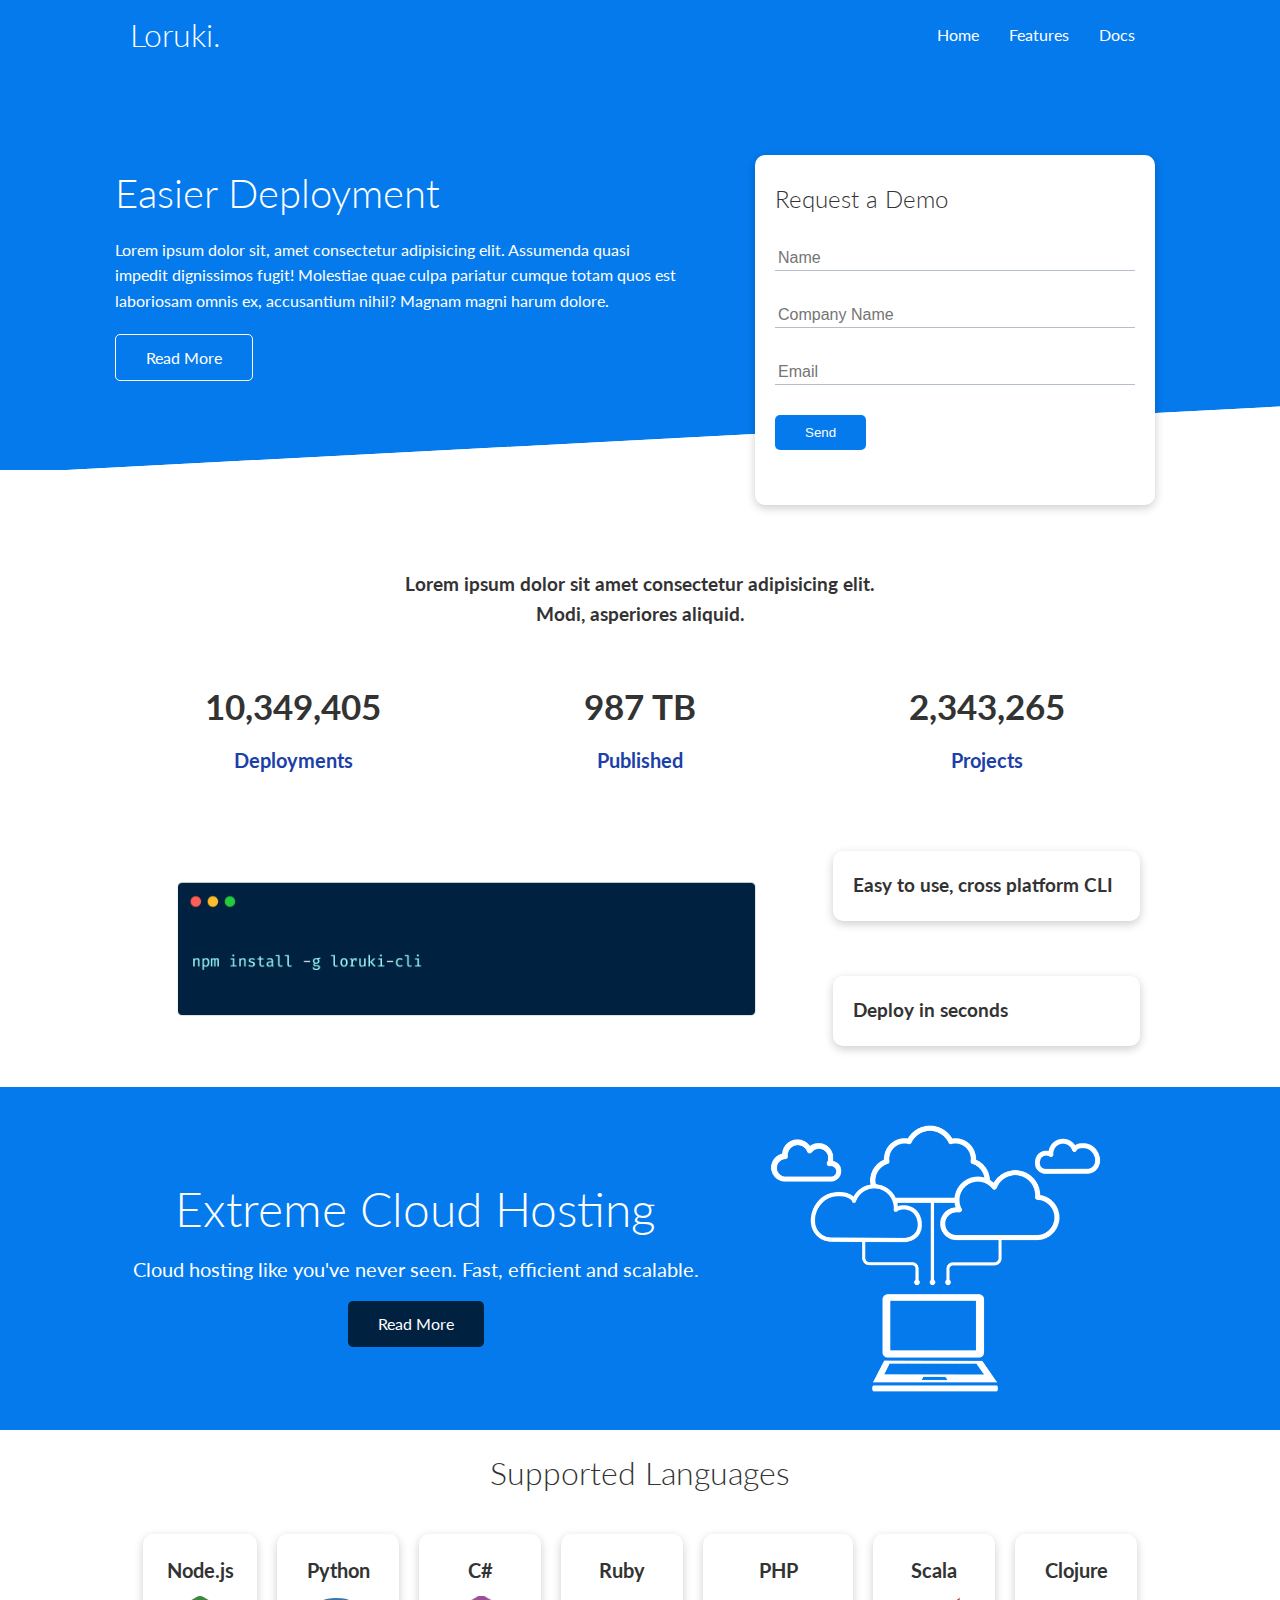
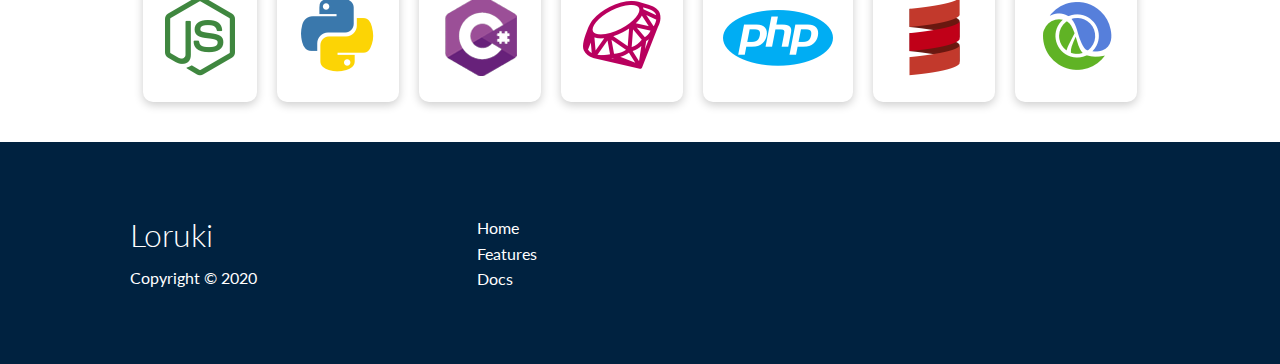
<file: index.html>
<!DOCTYPE html>
<html lang="en">
<head>
    <meta charset="UTF-8">
    <meta name="viewport" content="width=device-width, initial-scale=1.0">
    <link rel="stylesheet" href="css/style.css">
    <link rel="stylesheet" href="css/utilities.css">
    <link rel="stylesheet" href="https://cdnjs.cloudflare.com/ajax/libs/font-awesome/5.15.1/css/all.min.css" integrity="sha512-+4zCK9k+qNFUR5X+cKL9EIR+ZOhtIloNl9GIKS57V1MyNsYpYcUrUeQc9vNfzsWfV28IaLL3i96P9sdNyeRssA==" crossorigin="anonymous" />
    
    <title>Loruki | Clud Hosting For Everyone</title>

</head>
<body>
    <!-- NavBar -->
    <div class="navbar">
     <div class="container flex">
         <h1 class="logo">Loruki.</h1>
         <nav>
             <ul>
                 <li><a href="index.html">Home</a></li>
                 <li><a href="features.html">Features</a></li>
                 <li><a href="docs.html">Docs</a></li>
             </ul>
         </nav>
     </div>   
    </div>
    <!-- Showcase -->
    <section class="showcase">
        <div class="container grid">
          <div class="showcase-text">
              <h1>Easier Deployment</h1>
              <p>Lorem ipsum dolor sit, amet consectetur adipisicing elit. Assumenda quasi impedit dignissimos fugit! Molestiae quae culpa pariatur cumque totam quos est laboriosam omnis ex, accusantium nihil? Magnam magni harum dolore.
              </p>
              <a href="features.html" class="btn btn-outline">Read More</a>
          </div>
          <div class="showcase-form card">
            <h2>Request a Demo</h2>  
            <form>
                <div class="form-control">
                 <input type="text" name="name" placeholder="Name"required>   
                </div>
                <div class="form-control">
                    <input type="text" name="company" placeholder="Company Name" required>   
                   </div>
                   <div class="form-control">
                    <input type="email" name="email" placeholder="Email" required>   
                   </div>
                   <input type="submit" value="Send" class="btn btn-primary">
            </form>
          </div>
        </div>
    </section>
    <!-- Stats -->
    <section class="stats">
        <div class="container">
            <h3 class="stats-heading text-center">
                Lorem ipsum dolor sit amet consectetur adipisicing elit. Modi, asperiores aliquid.
            </h3>
            <div class="grid grid-3 text-center my-4">  
                <div>
                    <i class="fas fa-server fa-3x"></i>
                    <h3>10,349,405</h3>
                    <p class="text-secondary">Deployments</p>
                </div>

                <div>
                    <i class="fas fa-upload fa-3x"></i>
                    <h3>987 TB</h3>
                    <p class="text-secondary">Published</p>   
                </div>
                
                <div>
                    <i class="fas fa-project-diagram fa-3x"></i>
                    <h3>2,343,265</h3>
                    <p class="text-secondary">Projects</p>
                </div>
            </div>
        </div>
    </section>
    <!-- Cli -->
    <section class="cli">
       <div class="container grid">
           <img src="images/cli.png" alt="">
           <div class="card">
               <h3>Easy to use, cross platform CLI</h3>
           </div>
           <div class="card">
            <h3>Deploy in seconds</h3>
            </div>
       </div> 
    </section>
    <!-- Cloud -->
    <section class="cloud bg-primary my-2 py-2">
       <div class="container grid">
           <div class="text-center">
               <h2 class="lg">Extreme Cloud Hosting</h2>
               <p class="lead my-1">Cloud hosting like you've never seen. Fast, efficient and scalable.</p>
               <a href="features.html" class="btn btn-dark">Read More</a>
           </div>
           <img src="images/cloud.png" alt="">
       </div> 
    </section >

    <section class="languages">
        <h2 class= "md text-center my-2">
            Supported Languages
        </h2>
        <div class="container flex">
            <div class="card">
                <h4>Node.js</h4>
                <img src="images/logos/node.png" alt="">
            </div>
            <div class="card">
                <h4>Python</h4>
                <img src="images/logos/python.png" alt="">
            </div>
            <div class="card">
                <h4>C#</h4>
                <img src="images/logos/csharp.png" alt="">
            </div>
            <div class="card">
                <h4>Ruby</h4>
                <img src="images/logos/ruby.png" alt="">
            </div>
            <div class="card">
                <h4>PHP</h4>
                <img src="images/logos/php.png" alt="">
            </div>
            <div class="card">
                <h4>Scala</h4>
                <img src="images/logos/scala.png" alt="">
            </div>
            <div class="card">
                <h4>Clojure</h4>
                <img src="images/logos/clojure.png" alt="">
            </div>
        </div>
    </section>
    <!-- Footer -->
    <footer class="footer bg-dark py-5">
        <div class="container grid grid-3">
            <div>
                <h1>Loruki</h1>
                <p>Copyright &copy; 2020</p>
            </div>
            <nav>
                <ul>
                    <li><a href="index.html">Home</a></li>
                    <li><a href="features.html">Features</a></li>
                    <li><a href="docs.html">Docs</a></li>
                </ul>
            </nav>
            <div class="social">
                <a href="#"><i class="fab fa-github fa-2x"></i></a>
                <a href="#"><i class="fab fa-facebook fa-2x"></i></a>
                <a href="#"><i class="fab fa-instagram fa-2x"></i></a>
                <a href="#"><i class="fab fa-twitter fa-2x"></i></a>
            </div>
        </div>
    </footer>
</body>
</html>
</file>
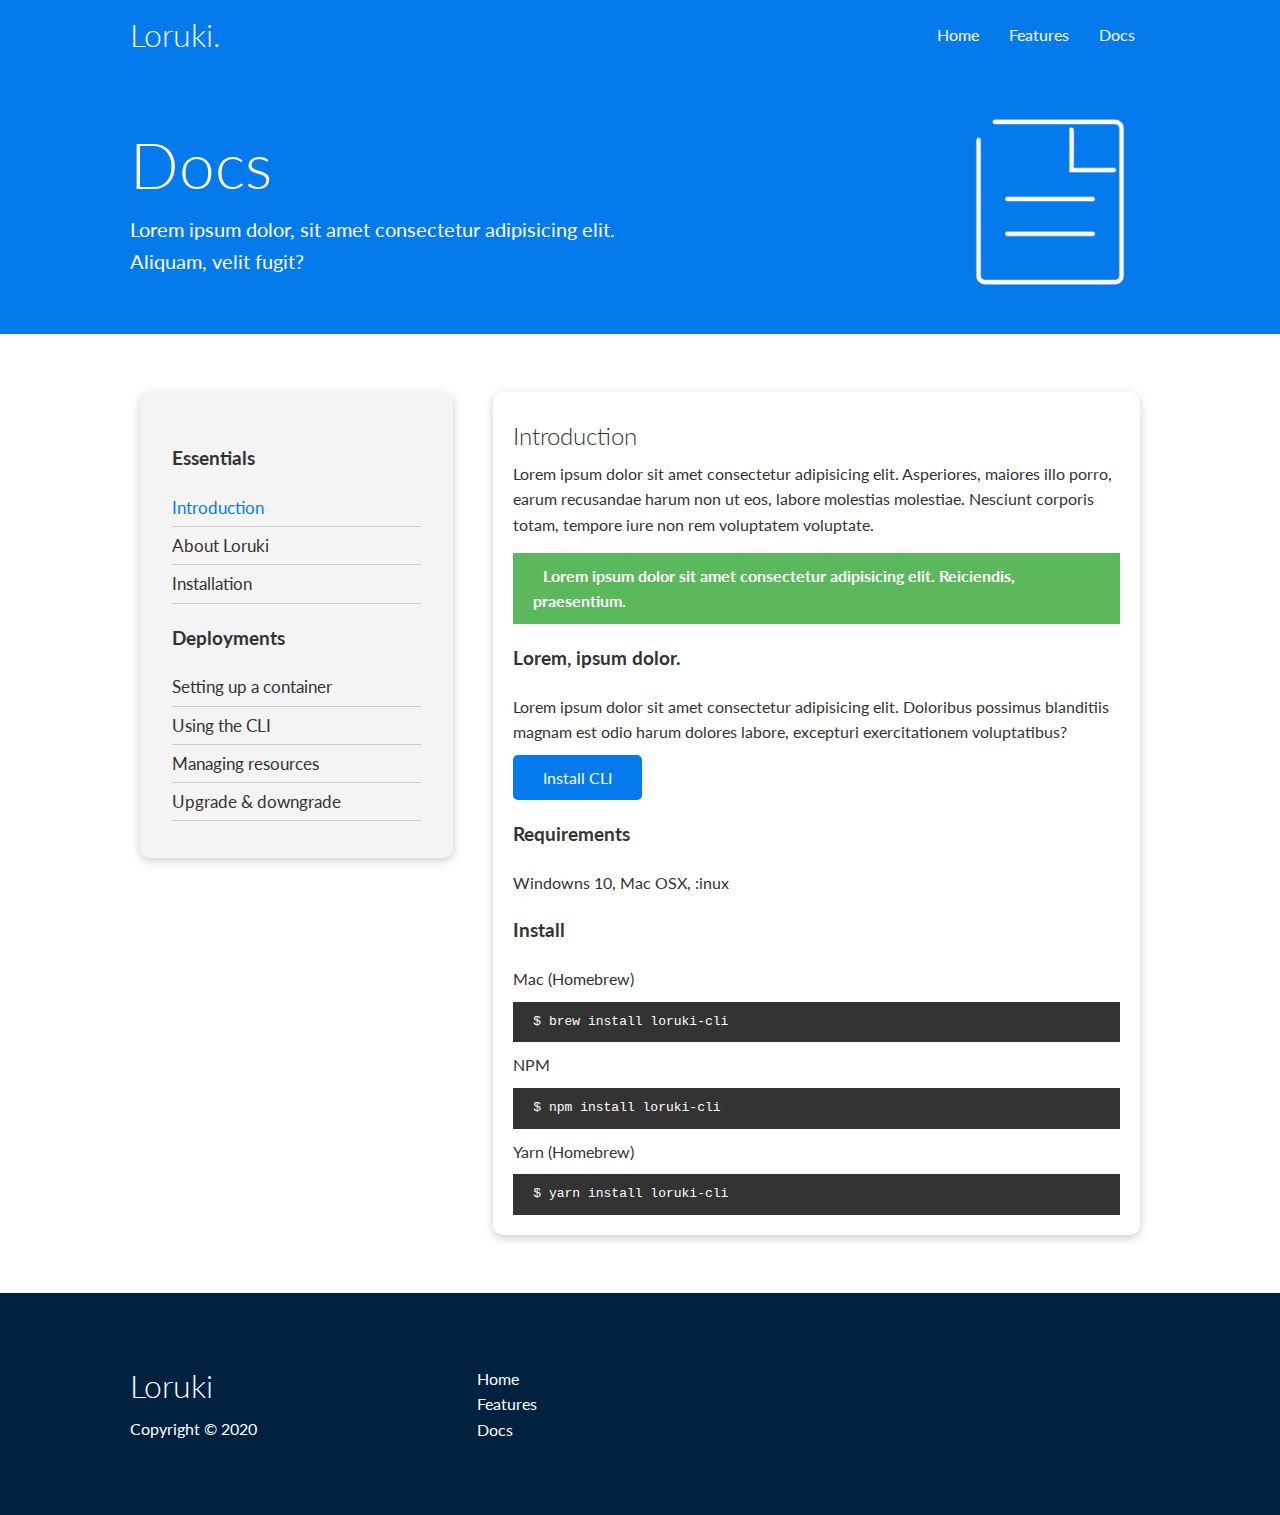
<file: docs.html>
<!DOCTYPE html>
<html lang="en">
<head>
    <meta charset="UTF-8">
    <meta name="viewport" content="width=device-width, initial-scale=1.0">
    <link rel="stylesheet" href="css/style.css">
    <link rel="stylesheet" href="css/utilities.css">
    <link rel="stylesheet" href="https://cdnjs.cloudflare.com/ajax/libs/font-awesome/5.15.1/css/all.min.css" integrity="sha512-+4zCK9k+qNFUR5X+cKL9EIR+ZOhtIloNl9GIKS57V1MyNsYpYcUrUeQc9vNfzsWfV28IaLL3i96P9sdNyeRssA==" crossorigin="anonymous" />
    
    <title>Loruki | Clud Hosting For Everyone</title>

</head>
<body>
    <!-- NavBar -->
    <div class="navbar">
     <div class="container flex">
         <h1 class="logo">Loruki.</h1>
         <nav>
             <ul>
                 <li><a href="index.html">Home</a></li>
                 <li><a href="features.html">Features</a></li>
                 <li><a href="docs.html">Docs</a></li>
             </ul>
         </nav>
     </div>   
    </div>
    <!-- Heard -->
    <section class="docs-head bg-primary py-3">
        <div class="container grid">
            <div>
                <h1 class="xl">Docs</h1>
                <p class="lead">
              Lorem ipsum dolor, sit amet consectetur adipisicing elit. Aliquam, velit fugit?  
                </p>
            </div>
            <img src="images/docs.png" alt="">
        </div>
    </section>
  <!-- Docs Main -->
  <section class="docs-main my-4">
      <div class="container grid">
          <div class="card bg-light p-3">
            <h3 class="my-2">Essentials</h3>
            <nav>
                <ul>
                    <li><a class="text-primary" href="#">Introduction</a></li>
                    <li><a href="#">About Loruki</a></li>
                    <li><a href="#">Installation</a></li>
                </ul>
            </nav>
            <h3 class="my-2">Deployments</h3>
            <nav>
                <ul>
                    <li><a href="#">Setting up a container</a></li>
                    <li><a href="#">Using the CLI</a></li>
                    <li><a href="#">Managing resources</a></li>
                    <li><a href="#">Upgrade & downgrade</a></li>
                </ul>
            </nav>
          </div>
          <div class="card">
              <h2>Introduction</h2>
              <p>Lorem ipsum dolor sit amet consectetur adipisicing elit. Asperiores, maiores illo porro, earum recusandae harum non ut eos, labore molestias molestiae. Nesciunt corporis totam, tempore iure non rem voluptatem voluptate.</p>
              <div class="alert alert-success">
                  <i class="fas fa-info"></i>Lorem ipsum dolor sit amet consectetur adipisicing elit. Reiciendis, praesentium.
              </div>
              <h3>Lorem, ipsum dolor.</h3>
              <p>Lorem ipsum dolor sit amet consectetur adipisicing elit. Doloribus possimus blanditiis magnam est odio harum dolores labore, excepturi exercitationem voluptatibus?</p>
            <a href="#" class="btn btn-primary">Install CLI</a>  
            <h3>Requirements</h3>
            <ul>
                <li> Windowns 10, Mac OSX, :inux</li>
            </ul>
            <h3>Install</h3>
            <p>Mac (Homebrew)</p>
            <pre><code>$ brew install loruki-cli</code></pre>
            <p>NPM</p>
            <pre><code>$ npm install loruki-cli</code></pre>
            <p>Yarn (Homebrew)</p>
            <pre><code>$ yarn install loruki-cli</code></pre>
          </div>
      </div>
  </section>
    <!-- Footer -->
    <footer class="footer bg-dark py-5">
        <div class="container grid grid-3">
            <div>
                <h1>Loruki</h1>
                <p>Copyright &copy; 2020</p>
            </div>
            <nav>
                <ul>
                    <li><a href="index.html">Home</a></li>
                    <li><a href="features.html">Features</a></li>
                    <li><a href="docs.html">Docs</a></li>
                </ul>
            </nav>
            <div class="social">
                <a href="#"><i class="fab fa-github fa-2x"></i></a>
                <a href="#"><i class="fab fa-facebook fa-2x"></i></a>
                <a href="#"><i class="fab fa-instagram fa-2x"></i></a>
                <a href="#"><i class="fab fa-twitter fa-2x"></i></a>
            </div>
        </div>
    </footer>
</body>
</html>
</file>
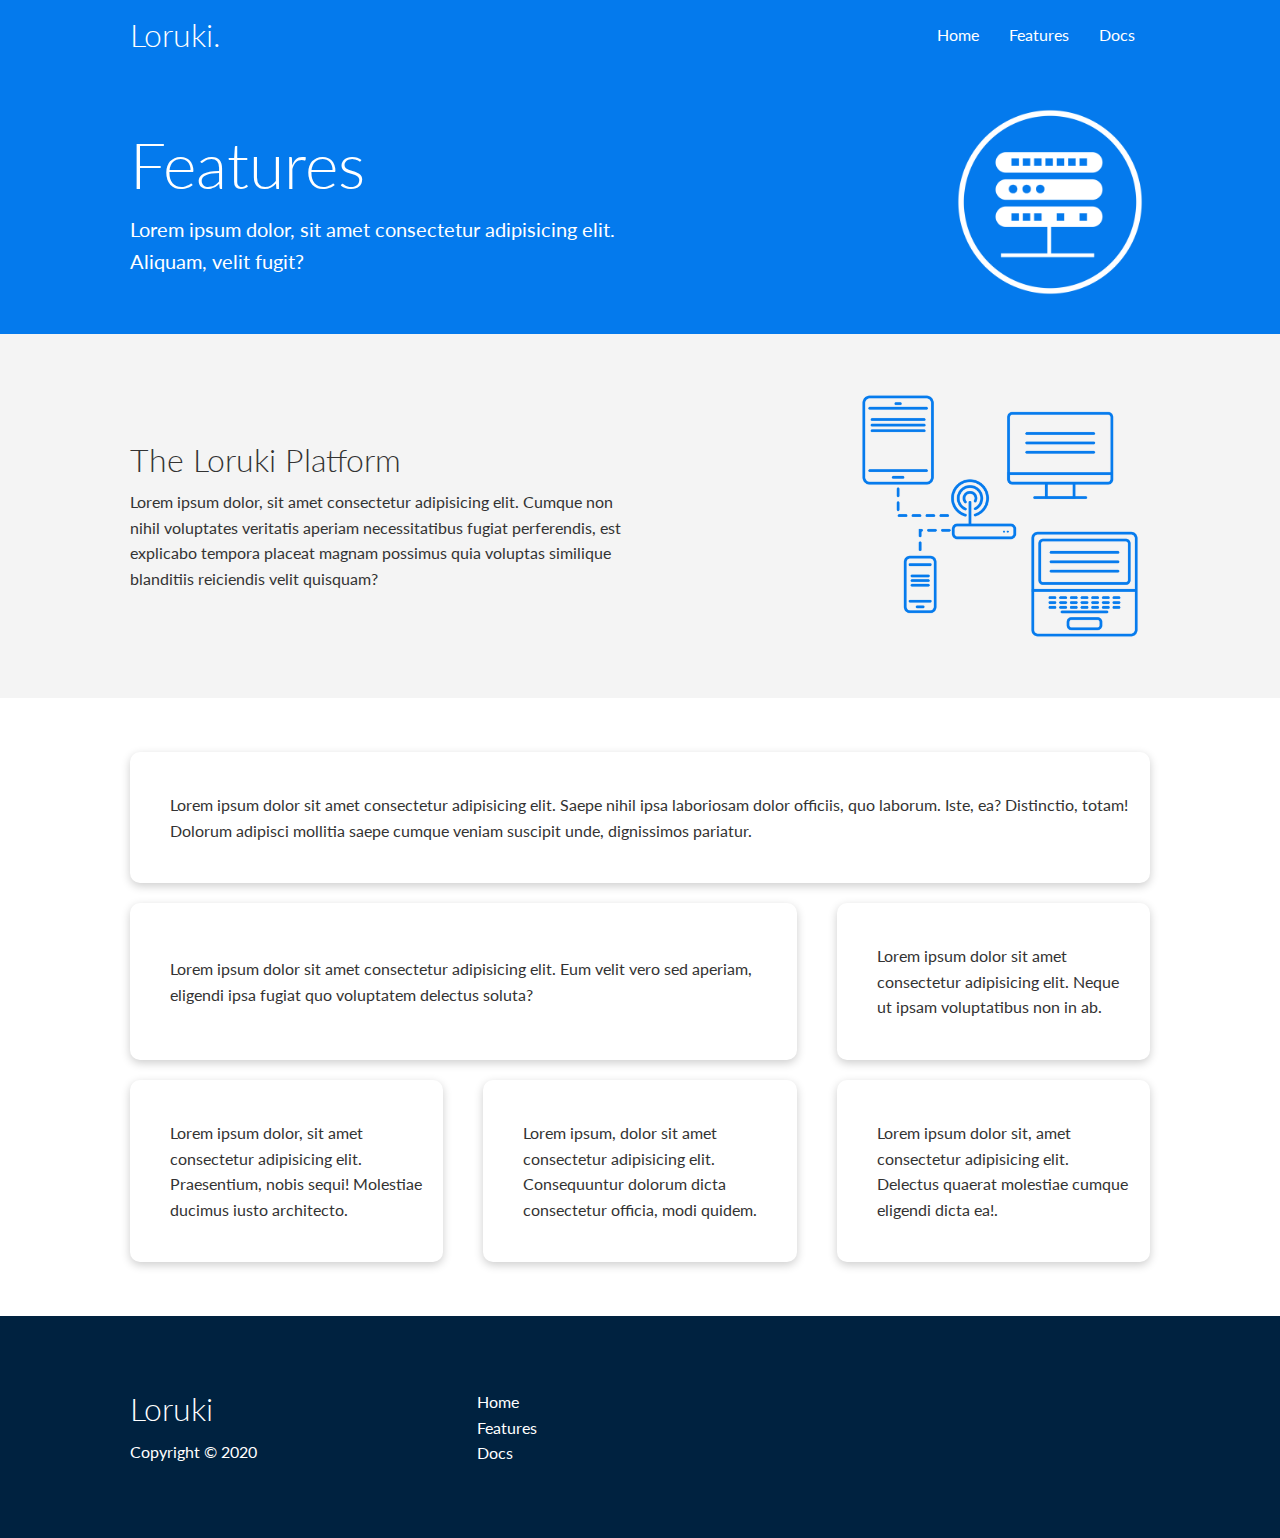
<file: features.html>
<!DOCTYPE html>
<html lang="en">
<head>
    <meta charset="UTF-8">
    <meta name="viewport" content="width=device-width, initial-scale=1.0">
    <link rel="stylesheet" href="css/style.css">
    <link rel="stylesheet" href="css/utilities.css">
    <link rel="stylesheet" href="https://cdnjs.cloudflare.com/ajax/libs/font-awesome/5.15.1/css/all.min.css" integrity="sha512-+4zCK9k+qNFUR5X+cKL9EIR+ZOhtIloNl9GIKS57V1MyNsYpYcUrUeQc9vNfzsWfV28IaLL3i96P9sdNyeRssA==" crossorigin="anonymous" />
    
    <title>Loruki | Cloud Hosting For Everyone</title>

</head>
<body>
    <!-- NavBar -->
    <div class="navbar">
     <div class="container flex">
         <h1 class="logo">Loruki.</h1>
         <nav>
             <ul>
                 <li><a href="index.html">Home</a></li>
                 <li><a href="features.html">Features</a></li>
                 <li><a href="docs.html">Docs</a></li>
             </ul>
         </nav>
     </div>   
    </div>
    <!-- Heard -->
    <section class="features-head bg-primary py-3">
        <div class="container grid">
            <div>
                <h1 class="xl">Features</h1>
                <p class="lead">
              Lorem ipsum dolor, sit amet consectetur adipisicing elit. Aliquam, velit fugit?  
                </p>
            </div>
            <img src="images/server.png" alt="">
        </div>
    </section>
    <!-- Sub head -->
    <section class="features-sub-head bg-light py-3">
        <div class="container grid">
            <div>
                <h1 class="md">The Loruki Platform</h1>
                <p>
                    Lorem ipsum dolor, sit amet consectetur adipisicing elit. Cumque non nihil voluptates veritatis aperiam necessitatibus fugiat perferendis, est explicabo tempora placeat magnam possimus quia voluptas similique blanditiis reiciendis velit quisquam?
                </p>
            </div>
            <img src="images/server2.png" alt="">
        </div>            
        </div>
    </section>
    <section class="features-main my-2">
        <div class="container grid grid-3">
            <div class="card flex">
                <i class="fas fa-server fa-3x"></i>
                <p>Lorem ipsum dolor sit amet consectetur adipisicing elit. Saepe nihil ipsa laboriosam dolor officiis, quo laborum. Iste, ea? Distinctio, totam! Dolorum adipisci mollitia saepe cumque veniam suscipit unde, dignissimos pariatur.</p>
            </div>
            <div class="card flex">
                <i class="fas fa-network-wired fa-3x"></i>
                <p>Lorem ipsum dolor sit amet consectetur adipisicing elit. Eum velit vero sed aperiam, eligendi ipsa fugiat quo voluptatem delectus soluta?</p>
            </div>
            <div class="card flex">
                <i class="fas fa-laptop-code fa-3x"></i>
                <p>Lorem ipsum dolor sit amet consectetur adipisicing elit. Neque ut ipsam voluptatibus non in ab.</p>
            </div>
            <div class="card flex">
                <i class="fas fa-database fa-3x"></i>
                <p>Lorem ipsum dolor, sit amet consectetur adipisicing elit. Praesentium, nobis sequi! Molestiae ducimus iusto architecto.</p>
            </div>
            <div class="card flex">
                <i class="fas fa-power-off fa-3x"></i>
                <p>Lorem ipsum, dolor sit amet consectetur adipisicing elit. Consequuntur dolorum dicta consectetur officia, modi quidem.</p>
            </div>
            <div class="card flex">
                <i class="fas fa-upload fa-3x"></i>
                <p>Lorem ipsum dolor sit, amet consectetur adipisicing elit. Delectus quaerat molestiae cumque eligendi dicta ea!.</p>
            </div>
        </div>
    </section>
    <!-- Footer -->
    <footer class="footer bg-dark py-5">
        <div class="container grid grid-3">
            <div>
                <h1>Loruki</h1>
                <p>Copyright &copy; 2020</p>
            </div>
            <nav>
                <ul>
                    <li><a href="index.html">Home</a></li>
                    <li><a href="features.html">Features</a></li>
                    <li><a href="docs.html">Docs</a></li>
                </ul>
            </nav>
            <div class="social">
                <a href="#"><i class="fab fa-github fa-2x"></i></a>
                <a href="#"><i class="fab fa-facebook fa-2x"></i></a>
                <a href="#"><i class="fab fa-instagram fa-2x"></i></a>
                <a href="#"><i class="fab fa-twitter fa-2x"></i></a>
            </div>
        </div>
    </footer>
</body>
</html>
</file>
<file: css/style.css>
@import url('https://fonts.googleapis.com/css2?family=Lato:wght@300&display=swap');
:root {
   --primary-color: #047aed; 
   --secondary-color: #1c3fa8; 
   --dark-color: #002240; 
   --light-color: #f4f4f4; 
   --success-color: #5cb85c;
   --error-color: #d9534f;
}
*{
    box-sizing: border-box;
    padding: 0;
    margin: 0;
}
a { 
    color: inherit; 
} 
body {
   font-family: 'Lato', sans-serif; 
   color: #333;
   line-height: 1.6;
}

ul {
    list-style-type: none;
}

a {
    text-decoration: none;
}

h1, h2 {
    font-weight: 300;    
    line-height: 1.2;
    margin: 10px 0;
}
p {
    margin: 10px 0;
}
img {
    width: 100%;
}
code,
pre {
    background: #333;
    color: #fff;
    padding: 10px;
}


/* Navbar */
.navbar {
    background-color: var(--primary-color);
    color: #fff;
    height: 70px;
}
.navbar ul {
    display: flex;
}
.navbar .flex {
    justify-content: space-between;
}
.navbar a {
    color: #fff;
    padding: 10px;
    margin: 0 5px;
}
.navbar a:hover{
    border-bottom: #fff solid;
}
/* Showcase */
.showcase {
    height: 400px;
    background-color: var(--primary-color);
    color: #fff;
    position: relative;
}
.showcase h1 {
    font-size: 40px;
}
.showcase p{
    margin: 20px 0;
}
.showcase .grid {
    overflow: visible;
    grid-template-columns: 55% 45%;
    gap: 30px;
}
.showcase-text {
    animation: slideInFromLeft 1s ease-in ;
}
.showcase-form {
    position: relative;
    top: 60px;
    height: 350px;
    width: 400px;
    padding: 40px;
    z-index: 100;
    justify-self: flex-end;
    animation: slideInFromRight 1s ease-in ;
}
.showcase-form .form-control {
    margin: 30px 0;
}
.showcase-form input[type='text'],
.showcase-form input[type='email'] {
    border: 0;
    border-bottom: 1px solid #b4becb;
    width: 100%;
    padding: 3px;
    font-size: 16px;
    outline: none;
}
.showcase::before,
.showcase::after{
    content: '';
    position: absolute;
    height: 100px;
    bottom: -70px;
    right: 0;
    left: 0;
    background: #fff;
    transform: skewY(-3deg);
}
/* Stats */
.stats {
  padding-top: 100px;
  animation: slideInFromBottom 1s ease-in ;  
}
.stats-heading {
    max-width: 500px;
    margin: auto;
}
.stats .grid h3 {
    font-size: 35px;
}
.stats .grid p {
    font-size: 20px;
    font-weight: bold;
}

/* CLI */
.cli .grid {
  grid-template-columns: repeat(3, 1fr);  
  grid-template-rows: repeat(2, 1fr);
}

.cli .grid >*:first-child {
grid-column: 1/span 2;
grid-row: 1 / span 2;
}
/* Cloud */
.cloud .grid {
    grid-template-columns: 4fr 3fr;
}

/* Languages */
.languages .flex {
    flex-wrap: wrap;
}
.languages .card{
    text-align: center;
    margin: 18px 10px 40px;
    transition: transform 0.2s ease-in;
}
.languages .card h4 {
    font-size: 20px;
    margin-bottom: 10px;
}
.languages .card:hover {
    transform: translateY(-15px);
}
/* Features */
.features-head img, .docs-head img {
    width: 200px;
    justify-self: flex-end;
}
.features-sub-head img  {
    width: 300px;
    justify-self: flex-end; 
}
.features-main .card >i {
    margin-right: 20px;
}
.features-main .grid {
padding: 30px;
}
.features-main .grid >*:first-child {
    grid-column: 1/span 3;
}
.features-main .grid >*:nth-child(2) {
    grid-column: 1/span 2;
}
/* Docs */
.docs-main h3 {
    margin: 20px 0;
}
.docs-main .grid {
    grid-template-columns: 1fr 2fr;
    align-items: flex-start;
}
.docs-main nav li{
    font-size: 17px;
    padding-bottom: 5px;
    margin-bottom: 5px;
    border-bottom: 1px #ccc solid;
}
.docs-main a:hover {
    font-weight: bold;
}
/* Footer */
.footer .social a{
    margin: 0 6px;
}
/* Animations */
@keyframes slideInFromLeft {
    0% {
        transform: translateX(-100%);
    }
    100% {
        transform: translateX(0);
    }
}
@keyframes slideInFromRight {
    0% {
        transform: translateX(100%);
    }
    100% {
        transform: translateX(0);
    }
}
@keyframes slideInFromTop {
    0% {
        transform: translateY(-100%);
    }
    100% {
        transform: translateY(0);
    }
}
@keyframes slideInFromBottom {
    0% {
        transform: translateY(100%);
    }
    100% {
        transform: translateY(0);
    }
}
/* Tablets and under */
@media(max-width: 768px){
    .grid,
    .showcase .grid,
    .stats .grid,
    .cli .grid,
    .cloud .grid,
    .features-main .grid,
    .docs-main .grid {
        grid-template-columns: 1fr;
        grid-template-rows: 1fr;
    }
    .showcase {
        height: auto;
    }
    .showcase-text {
        text-align: center;
        margin-top: 40px;
        animation: slideInFromTop 1s ease-in ;
    }
    .showcase-form {
        justify-self: center;
        margin: auto;
        animation: slideInFromBottom 1s ease-in ;
    }
    .cli .grid >*:first-child {
        grid-column: 1;
        grid-row: 1;
    }
    .features-head,
    .features-sub-head,
    .docs-head {
            text-align: center;
    }
    .features-head img,
    .features-sub-head img,
    .docs-head img {
            justify-self: center;
    }
    .features-main .grid >*:first-child,
    .features-main .grid >*:nth-child(2) {
        grid-column: 1;
    }
}
/* Mobile */
@media(max-width: 500px){
.navbar{
      height: 110px;
}  
.navbar .flex {
      flex-direction: column;
}
.navbar ul {
      padding: 10px;
      background-color: rgba(0, 0, 0, 0.1);
}
  
}
</file>
<file: css/utilities.css>
/* Utilities */
.container {
    max-width: 1100px;
    margin: 0 auto;
    overflow: auto;
    padding: 0 40px;
}
.card {
    background-color: #fff;
    color: #333333;
    border-radius: 10px;
    box-shadow: 0 3px 10px rgba(0,0,0,0.2);
    padding: 20px;
    margin: 10px;
}
.btn {
    display: inline-block;
    padding: 10px 30px;
    cursor: pointer;
    background: var(--primary-color);
    color: #fff;
    border: none;
    border-radius: 5px;
}
.btn:hover{
    transform: scale(0.98);
}
.btn-outline {
    background-color: transparent;
    border: 1px #fff solid;
}
/* Backgrouds & colored buttons */
.bg-primary,
.btn-primary {
    background-color: var(--primary-color);
    color: #fff;
}
.bg-secondary,
.btn-secondary {
    background-color: var(--secondary-color);
    color: #fff;
}
.bg-dark,
.btn-dark {
    background-color: var(--dark-color);
    color: #fff;
}

.bg-light,
.btn-light {
    background-color: var(--light-color);
    color: #333;
}
.bg-primary a,
.btn-primary a,
.bg-secondary a,
.btn-secondary a,
.bg-dark a,
.btn-dark a {
    color: #fff;
}
/* Text colors */
.text-primary {
    color: var(--primary-color);
}
.text-secondary {
    color: var(--secondary-color);
}
.text-dark {
    color: var(--dark-color);
}

.text-light {
    color: var(--light-color);
}
/* Text sizes */
.lead {
font-size: 20px;
}
.sm {
font-size: 1rem;
}
.md {
    font-size: 2rem;
}
.lg {
    font-size: 3rem;
}
.xl {
    font-size: 4rem;
}
.text-center {
    text-align: center;
}
/* Alert */
.alert {
    background-color: var(--light-color);
    padding: 10px 20px;
    font-weight: bold;
    margin: 15px 0;
}
.alert i {
    margin-right: 10px;
}
.alert-success {
    background-color: var(--success-color);
    color: #fff;
}
.alert-error {
    background-color: var(--error-color);
    color: #fff;
}
.flex {
    display: flex;
    justify-content: center;
    align-items: center;
    height: 100%;
}
.grid {
    display: grid;
    grid-template-columns: repeat(2, 1fr);
    gap: 20px;
    justify-content: center;
    align-items: center;
    height: 100%;
}
.grid-3 {
    grid-template-columns: repeat(3, 1fr);  
}

/* Margin */
.m-1 {
    margin: 1rem;
}
.m-2 {
    margin: 1.5rem;
}
.m-3 {
    margin: 2rem;
}
.m-4 {
    margin: 3rem;
}
.m-5 {
    margin: 4rem;
}
.my-1 {
    margin: 1rem 0;
}
.my-2 {
    margin: 1.5rem 0;
}
.my-3 {
    margin: 2rem 0;
}
.my-4 {
    margin: 3rem 0;
}
.my-5 {
    margin: 4rem 0;
}

/* Padding */
.p-1 {
    padding: 1rem;
}
.p-2 {
    padding: 1.5rem;
}
.p-3 {
    padding: 2rem;
}
.p-4 {
    padding: 3rem;
}
.p-5 {
    padding: 4rem;
}
.py-1 {
    padding: 1rem 0;
}
.py-2 {
    padding: 1.5rem 0;
}
.py-3 {
    padding: 2rem 0;
}
.py-4 {
    padding: 3rem 0;
}
.py-5 {
    padding: 4rem 0;
}
</file>
